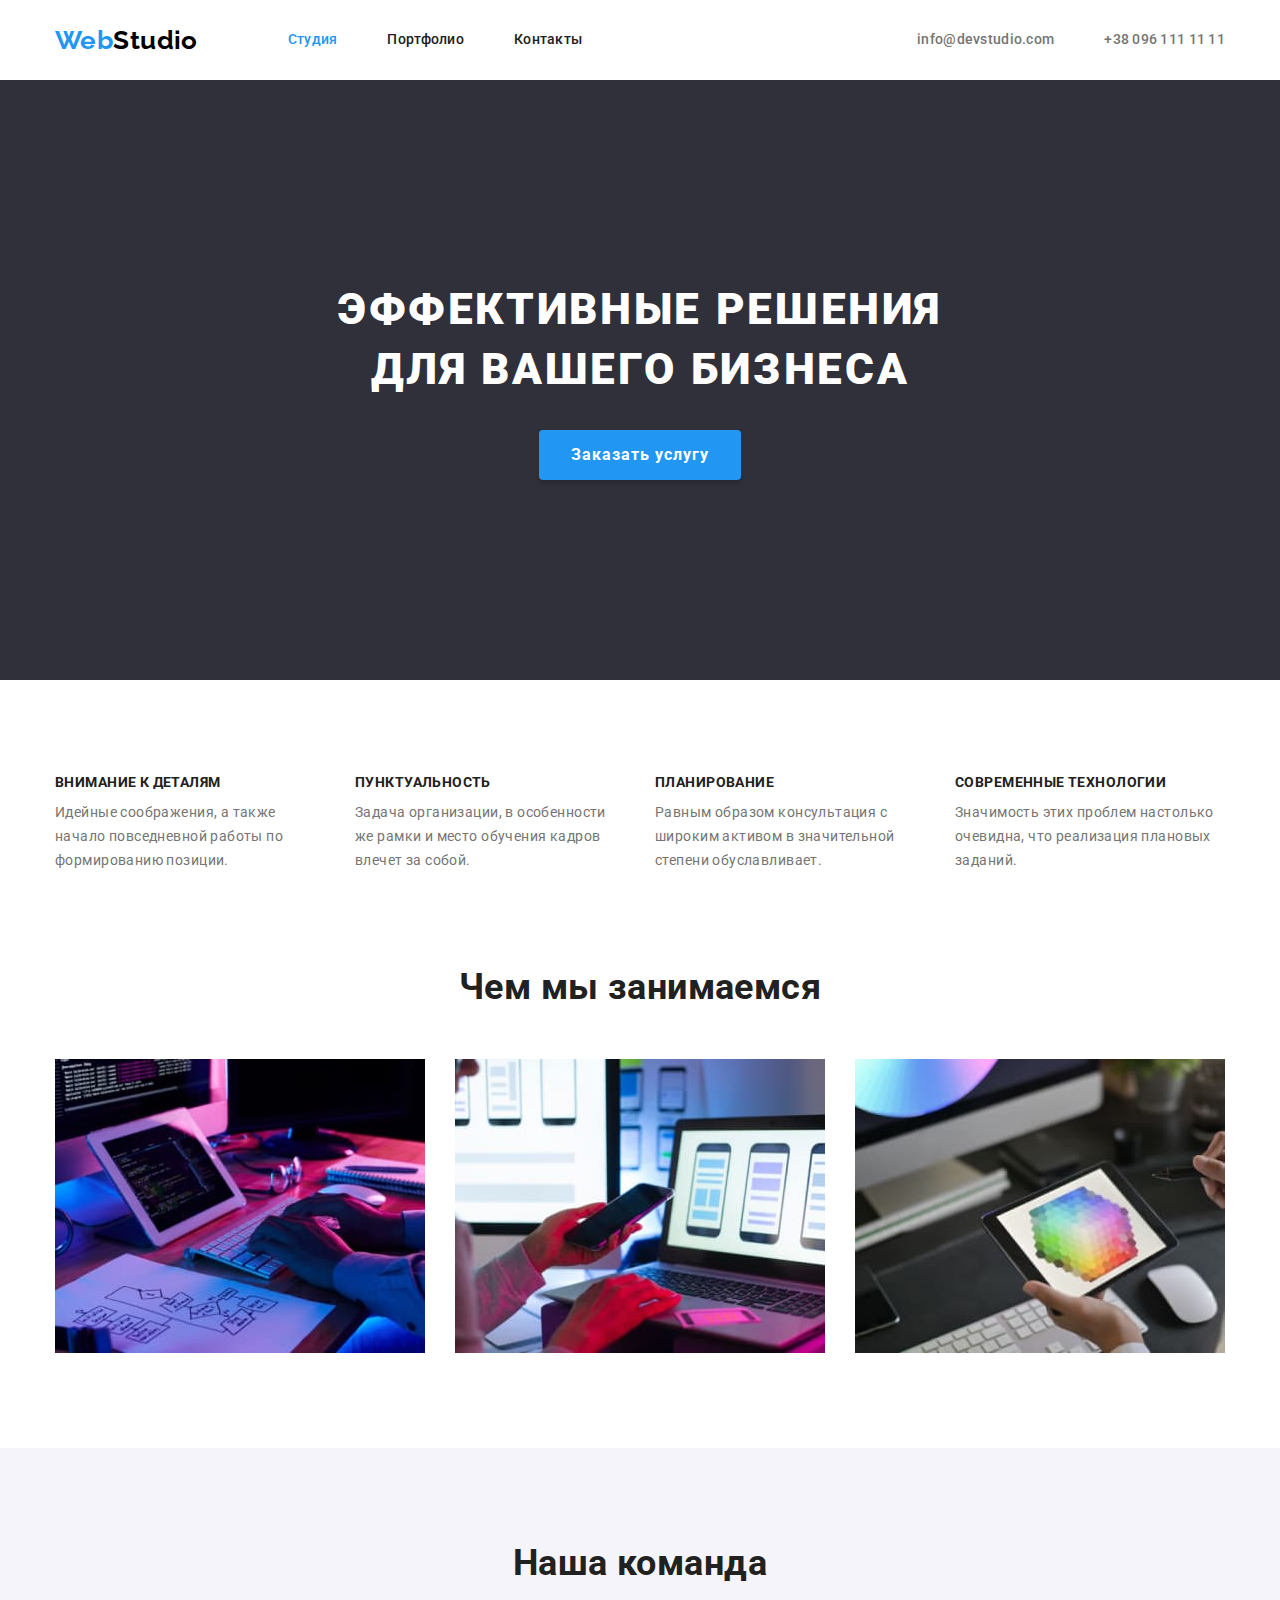
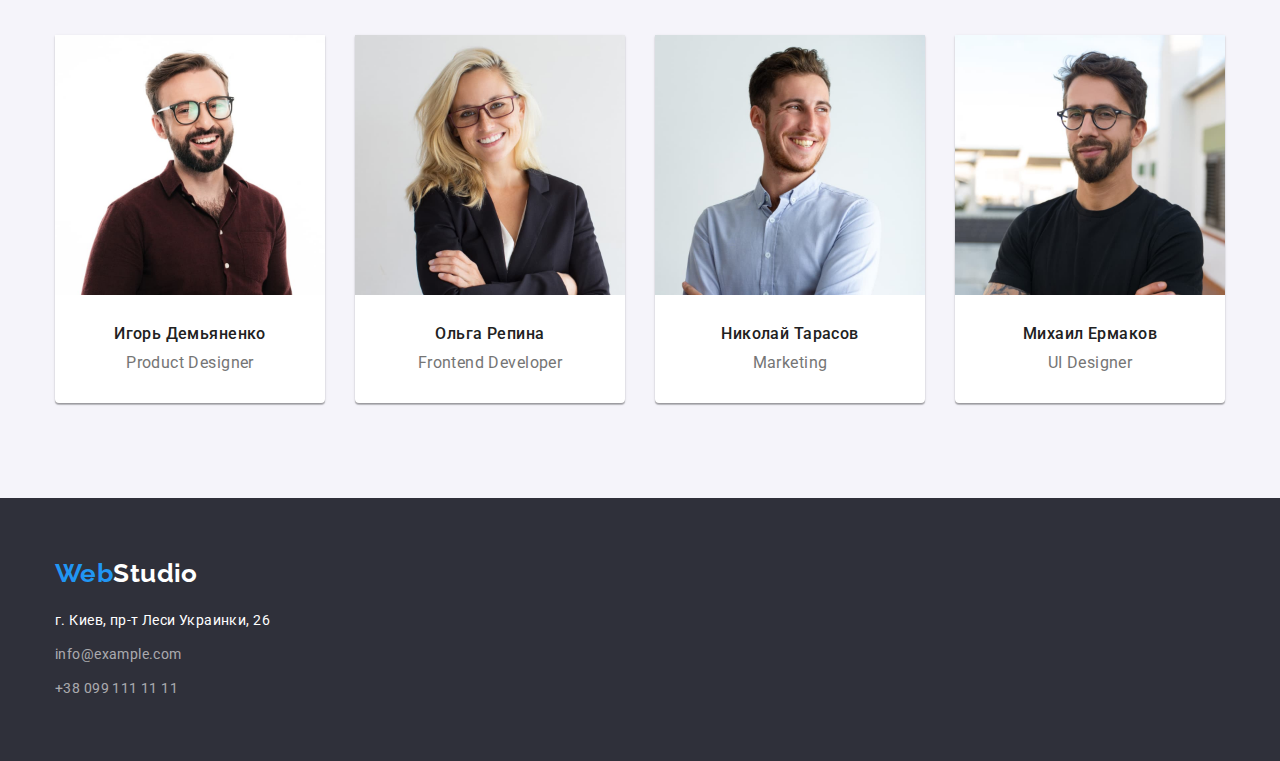
<file: index.html>
<!DOCTYPE html>
<html lang="ru">

<head>
    <meta charset="UTF-8">
    <meta http-equiv="X-UA-Compatible" content="IE=edge">
    <meta name="viewport" content="width=device-width, initial-scale=1.0">
    <title>Document</title>
    <!-- Шрифти -->
    <link rel="preconnect" href="https://fonts.googleapis.com">
    <link rel="preconnect" href="https://fonts.gstatic.com" crossorigin>
    <link href="https://fonts.googleapis.com/css2?family=Raleway:wght@700&family=Roboto:wght@400;500;700;900&display=swap"
        rel="stylesheet">
        <!-- Normalize styles -->
    <link rel="stylesheet" href="https://cdnjs.cloudflare.com/ajax/libs/modern-normalize/1.1.0/modern-normalize.min.css">    
    <!-- Custom styles -->
    <link rel="stylesheet" href="./css/styles.css">
</head>

<body>
    <!-- Секція Header -->
    <header class="header">
        <div class="container">
        <nav class="header-nav">
            <a class="logo-link link" href="/"> Web<span class="logo-part">Studio</span></a>
            <ul class="header-list list">
                <li class="header-list-item">
                    <a class="header-link link current" href="./index.html">Студия</a>
                </li>
                <li class="header-list-item">
                    <a class="header-link link" href="./portfolio.html">Портфолио</a>
                </li>
                <li class="header-list-item">
                    <a class="header-link link" href="">Контакты</a>
                </li>
            </ul>
            <ul class="header-contacts">
                <a class="header-mail link" href="mailto:info@devstudio.com">info@devstudio.com</a>
                <a class="header-tel link" href="tel:+380961111111">+38 096 111 11 11</a>
            </ul>
        </nav>
        </div>
    </header>
    <main>
        <!-- Секція Main Idea -->
        <section class="idea">
            <div class="container container-idea">
            <h1 class="idea-h" >Эффективные решения для вашего бизнеса</h1>
            <button class="idea-btn" type="button">Заказать услугу</button>
            </div>
        </section>
        <!-- Секція Our Advantages -->
        <section class="adv section">
            <div class="container container-advantages">
            <h2 class="visually-hidden">Наши достоинства</h2> 
            <ul class="adv-list list">
                 <li class="adv-list-item">
                    <h3 class="adv-list-item-h" >Внимание к деталям</h3>
                    <p class="adv-list-item-p" >Идейные соображения, а также начало повседневной работы по формированию позиции.</p>
                </li>
                <li class="adv-list-item">
                    <h3 class="adv-list-item-h">Пунктуальность</h3>
                    <p class="adv-list-item-p">Задача организации, в особенности же рамки и место обучения кадров влечет за собой.</p>
                </li>
                <li class="adv-list-item">
                    <h3 class="adv-list-item-h">Планирование</h3>
                    <p class="adv-list-item-p">Равным образом консультация с широким активом в значительной степени обуславливает.</p>
                </li>
                <li class="adv-list-item">
                    <h3 class="adv-list-item-h">Современные технологии</h3>
                    <p class="adv-list-item-p">Значимость этих проблем настолько очевидна, что реализация плановых заданий.</p>
                </li>
            </ul>
            </div>
        </section>
        <!-- Секція What We Do -->
        <section class="what-we-do section">
            <div class="container">
            <h2 class="what-we-do-h">Чем мы занимаемся</h2>
            <ul class="what-we-do-list list">
                <li class="what-we-do-list-item">
                    <img src="images/what-we-do-1.jpg" alt="Верстка" width="370" height="290">
                </li>
                <li class="what-we-do-list-item">
                    <img src="images/what-we-do-2.jpg" alt="Дизайн" width="370" height="290">
                </li>
                <li class="what-we-do-list-item">
                    <img src="images/what-we-do-3.jpg" alt="Внешнее оформление" width="370" height="290">
                </li>
            </ul>
            </div>
        </section>
        <!-- Секція Our Team -->
        <section class="team section">
            <div class="container">
            <h2 class="team-h">Наша команда</h2>
            <ul class="team-list list">
                <li class="team-list-item">
                    <img class="team-list-img" src="images/member-1.jpg" alt="Работник1" width="270" height="260">
                    <h3 class="team-list-h">Игорь Демьяненко</h3>
                    <p class="team-list-p">Product Designer</p>
                </li>
                <li class="team-list-item">
                    <img class="team-list-img" src="images/member-2.jpg" alt="Работник2" width="270" height="260">
                    <h3 class="team-list-h">Ольга Репина</h3>
                    <p class="team-list-p">Frontend Developer</p>
                </li>
                <li class="team-list-item">
                    <img class="team-list-img" src="images/member-3.jpg" alt="Работник3" width="270" height="260">
                    <h3 class="team-list-h">Николай Тарасов</h3>
                    <p class="team-list-p">Marketing</p>
                </li>
                <li class="team-list-item">
                    <img class="team-list-img" src="images/member-4.jpg" alt="Работник4" width="270" height="260">
                    <h3 class="team-list-h">Михаил Ермаков</h3>
                    <p class="team-list-p">UI Designer</p>
                </li>
            </ul>
            </div>
        </section>
    </main>
    <!-- Секція Footer -->
    <footer class="footer">
        <div class="footer-logo container">
        <a class="footer-logo-link link" href="/"> Web<span class="footer-logo-part">Studio</span></a>
        <address class="footer-address">
            <ul class="footer-list list">
                <li class="footer-list-item">
                    <a class="footer-item-street link" href="https://goo.gl/maps/PtTUJVkeNcKxxMQ16" target="_blank" rel="noopener noreferrer">г. Киев,
                        пр-т Леси Украинки, 26</a>
                </li>
                <li class="footer-list-item">
                    <a class="footer-item-mail link" href="mailto:info@example.com">info@example.com</a>
                </li>
                <li class="footer-list-item">
                    <a class="footer-item-tel link" href="tel:+380991111111">+38 099 111 11 11</a>
                </li>
            </ul>
        </address>
        </div>
    </footer>
</body>
</html>
</file>
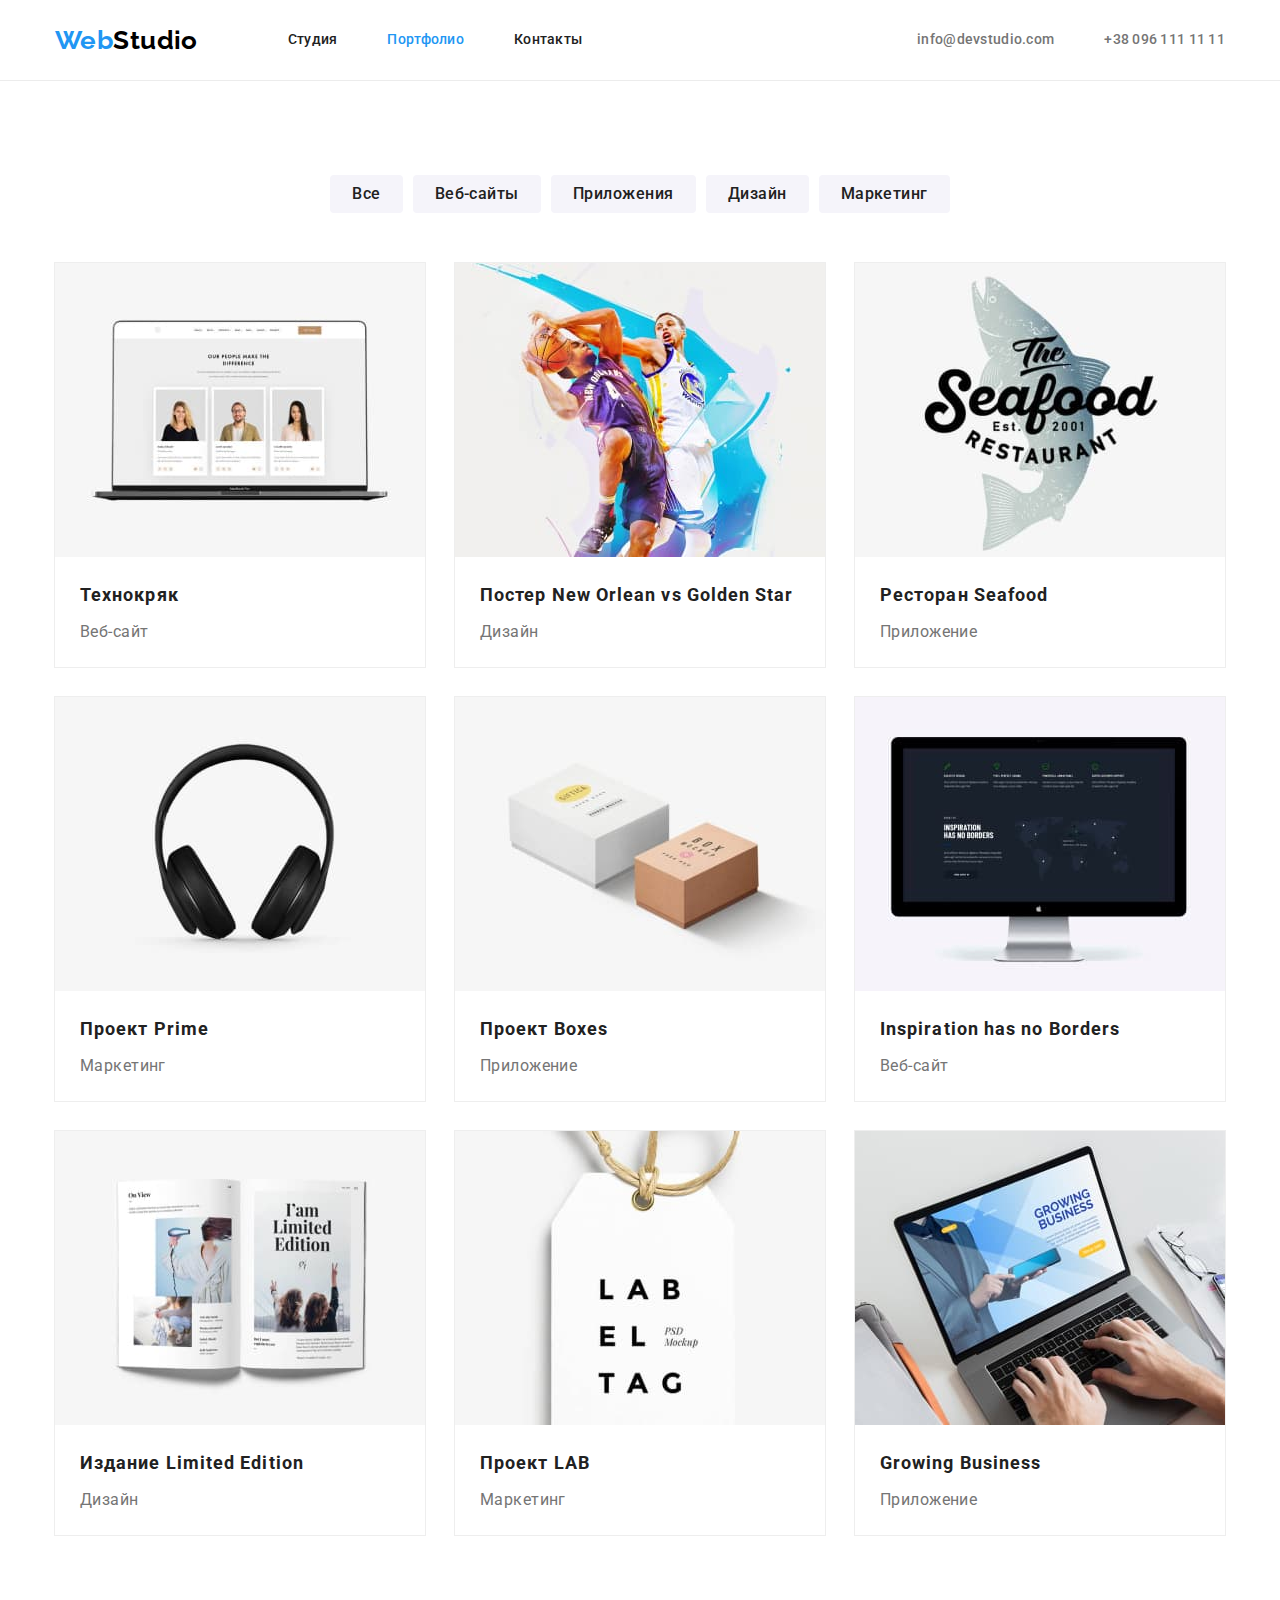
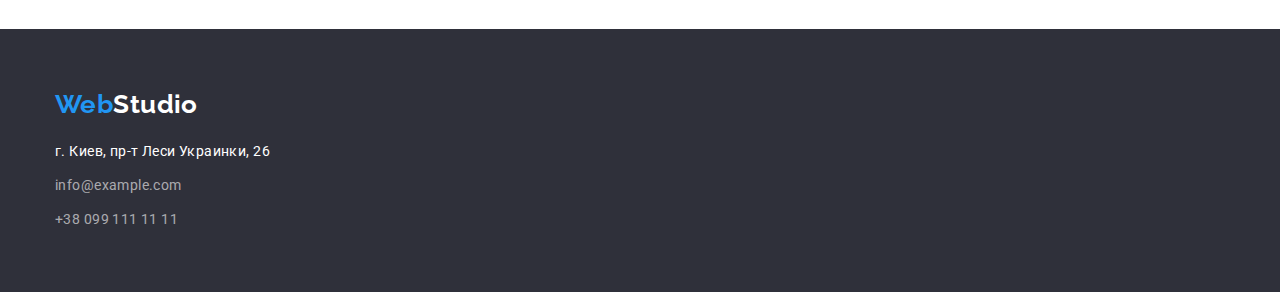
<file: portfolio.html>
<!DOCTYPE html>
<html lang="ru">
<head>
    <meta charset="UTF-8">
    <meta http-equiv="X-UA-Compatible" content="IE=edge">
    <meta name="viewport" content="width=device-width, initial-scale=1.0">
    <title>Document</title>
    <!-- Шрифти -->
    <link rel="preconnect" href="https://fonts.googleapis.com">
    <link rel="preconnect" href="https://fonts.gstatic.com" crossorigin>
    <link href="https://fonts.googleapis.com/css2?family=Raleway:wght@700&family=Roboto:wght@400;500;700;900&display=swap"
    rel="stylesheet">
    <link rel="stylesheet" href="https://cdnjs.cloudflare.com/ajax/libs/modern-normalize/1.1.0/modern-normalize.min.css">
    <link rel="stylesheet" href="./css/styles.css">
</head>
<body>
    <!-- Секція Header -->
    <header class="header header-portfolio">
        <div class="container">
        <nav class="header-nav">
            <a class="logo-link link" href="/"> Web<span class="logo-part">Studio</span></a>
            <ul class="header-list list">
                <li class="header-list-item">
                    <a class="header-link link" href="./index.html">Студия</a>
                </li>
                <li class="header-list-item">
                    <a class="header-link link current" href="./portfolio.html">Портфолио</a>
                </li>
                <li class="header-list-item">
                    <a class="header-link link" href="">Контакты</a>
                </li>
            </ul>
            <ul class="header-contacts">
                <a class="header-mail link" href="mailto:info@devstudio.com">info@devstudio.com</a>
                <a class="header-tel link" href="tel:+380961111111">+38 096 111 11 11</a>
            </ul>
        </nav>
        </div>
    </header>
    <!-- Секція Main -->
    <main>
        <!-- Секція Portfolio -->
        <section class="portfolio">
            <div class="container container-portfolio">
            <h1 class="visually-hidden">Наше Портфолио</h1>
            <ul class="buttons-list list">
                <li class="buttons-list-item">
                    <button class="buttons-item-btn btn" type="button">Все</button>
                </li>
                <li class="buttons-list-item">
                    <button class="buttons-item-btn btn" type="button">Веб-сайты</button>
                </li>
                <li class="buttons-list-item">
                    <button class="buttons-item-btn btn" type="button">Приложения</button>
                </li>
                <li class="buttons-list-item">
                    <button class="buttons-item-btn btn" type="button">Дизайн</button>
                </li>
                <li class="buttons-list-item">
                    <button class="buttons-item-btn btn" type="button">Маркетинг</button>
                </li>
            </ul>
            <ul class="portfolio-list list">
                <li class="portfolio-list-item">
                    <a class="portfolio-item-link link" href="">
                        <img class="portfolio-item-img" src="./images/portfolio-1.jpg" alt="Технокряк" width="370" height="290">
                        <div class="portfolio-box">
                            <h2 class="portfolio-item-h">Технокряк</h2>
                            <p class="portfolio-item-p">Веб-сайт</p>
                    </div>
                    </a>
                </li>
                <li class="portfolio-list-item">
                    <a class="portfolio-item-link link" href="">
                        <img class="portfolio-item-img" src="./images/portfolio-2.jpg" alt="Постер New Orlean vs Golden Star" width="370" height="290">
                        <div class="portfolio-box">
                        <h2 class="portfolio-item-h">Постер <span lang="en">New Orlean vs Golden Star</span></h2>
                        <p class="portfolio-item-p">Дизайн</p>
                        </div>
                    </a>
                </li>
                <li class="portfolio-list-item">
                    <a class="portfolio-item-link link" href="">
                        <img class="portfolio-item-img" src="./images/portfolio-3.jpg" alt="Ресторан Seafood" width="370" height="290">
                        <div class="portfolio-box">
                        <h2 class="portfolio-item-h">Ресторан <span lang="en">Seafood</span></h2>
                        <p class="portfolio-item-p">Приложение</p>
                        </div>
                    </a>
                </li>
                <li class="portfolio-list-item">
                    <a class="portfolio-item-link link" href="">
                        <img class="portfolio-item-img" src="./images/portfolio-4.jpg" alt="Проект Prime" width="370" height="290">
                        <div class="portfolio-box">
                        <h2 class="portfolio-item-h">Проект <span lang="en">Prime</span></h2>
                        <p class="portfolio-item-p">Маркетинг</p>
                        </div>
                    </a>
                </li>
                <li class="portfolio-list-item">
                    <a class="portfolio-item-link link" href="">
                        <img class="portfolio-item-img" src="./images/portfolio-5.jpg" alt="Проект Boxes" width="370" height="290">
                        <div class="portfolio-box">
                        <h2 class="portfolio-item-h">Проект <span lang="en">Boxes</span></h2>
                        <p class="portfolio-item-p">Приложение</p>
                        </div>
                    </a>
                </li>
                <li class="portfolio-list-item">
                    <a class="portfolio-item-link link" href="">
                        <img class="portfolio-item-img" src="./images/portfolio-6.jpg" alt="Inspiration has no Borders" width="370" height="290">
                        <div class="portfolio-box">
                        <h2 class="portfolio-item-h"><span lang="en">Inspiration has no Borders</span></h2>
                        <p class="portfolio-item-p">Веб-сайт</p>
                        </div>
                    </a>
                </li>
                <li class="portfolio-list-item">
                    <a class="portfolio-item-link link" href="">
                        <img class="portfolio-item-img" src="./images/portfolio-7.jpg" alt="Издание Limited Edition" width="370" height="290">
                        <div class="portfolio-box">
                        <h2 class="portfolio-item-h">Издание <span lang="en">Limited Edition</span></h2>
                        <p class="portfolio-item-p">Дизайн</p>
                        </div>
                    </a>
                </li>
                <li class="portfolio-list-item">
                    <a class="portfolio-item-link link" href="">
                        <img class="portfolio-item-img" src="./images/portfolio-8.jpg" alt="Проект LAB" width="370" height="290">
                        <div class="portfolio-box">
                        <h2 class="portfolio-item-h">Проект <span lang="en">LAB</span></h2>
                        <p class="portfolio-item-p">Маркетинг</p>
                        </div>
                    </a>
                </li>
                <li class="portfolio-list-item">
                    <a class="portfolio-item-link link" href="">
                        <img class="portfolio-item-img" src="./images/portfolio-9.jpg" alt="Growing Business" width="370" height="290">
                        <div class="portfolio-box">
                        <h2 class="portfolio-item-h"><span lang="en">Growing Business</span></h2>
                        <p class="portfolio-item-p">Приложение</p>
                        </div>
                    </a>
                </li>
            </ul>
            </div>
        </section>
    </main>
    <!-- Секція Footer -->
<footer class="footer">
    <div class="footer-logo container">
    <a class="footer-logo-link link" href="/"> Web<span class="footer-logo-part">Studio</span></a>
    <address class="footer-address">
        <ul class="footer-list list">
            <li class="footer-list-item">
                <a class="footer-item-street link" href="https://goo.gl/maps/PtTUJVkeNcKxxMQ16" target="_blank"
                    rel="noopener noreferrer">г. Киев,
                    пр-т Леси Украинки, 26</a>
            </li>
            <li class="footer-list-item">
                <a class="footer-item-mail link" href="mailto:info@example.com">info@example.com</a>
            </li>
            <li class="footer-list-item">
                <a class="footer-item-tel link" href="tel:+380991111111">+38 099 111 11 11</a>
            </li>
        </ul>
    </address>
    </div>
</footer>
</body>
</html>
</file>
<file: css/styles.css>
:root {
    /* fonts */
    --main-font: "Roboto";
    --secondary-font:"Raleway";

    /* text colors */
    --accent-txt-clr: #2196F3; 
    --black-txt-clr: #212121;
    --white-txt-clr: #FFFFFF;
    --contact-txt-clr: #757575; 
    --header-logo-clr:#000000;
    --footer-mail-tel-clr: rgba(255, 255, 255, 0.6);
    --grey-txt-clr: #757575;


    /* Background colors */
    --bg-dark-clr: #2F303A;
    --bg-btn-clr: #F5F4FA;
    --bg-wh-clr: #FFFFFF;
    --bg-middle-clr: #E5E5E5;
    --portfolio-border-clr: #EEEEEE;
    --portfolio-header-border-clr: #ECECEC;

    /* others */
    --items: 9;
    --indent: 30px;
}

body {
    font-family: var(--main-font), sans-serif;
    font-size: 14px;
    line-height: 1.67;
    letter-spacing: 0.03em;
    color: var(--black-txt-clr);
}

/* reset */

h1,
h2,
h3,
h4,
p {
    margin: 0;;
}

img {
    display: block;
    max-width: 100%;
    height: auto;
}

/* hidden */

.visually-hidden {
    position: absolute;
    width: 1px;
    height: 1px;
    margin: -1px;
    padding: 0;
    overflow: hidden;
    border: 0;
    clip: rect(0 0 0 0);

}

/* common styles */

.section {
    padding-top: 95px;
}

.container {
    width: 1200px;
    padding-left: 15px;
    padding-right: 15px;
    margin-left: auto;
    margin-right: auto;
}

.link {
    text-decoration: none;
}

.list {
    list-style: none;
    margin: 0;
    padding: 0;
}

.btn {
    font-family: inherit;
    font-weight: 500;
    font-size: 16px;
    line-height: 1.62;
    text-align: center;
    letter-spacing: 0.03em;
    color: var(--black-txt-clr);
    background-color: var(--bg-btn-clr);
    border: none;
    border-radius: 4px;
    padding: 6px 22px 6px 22px;
    
}

.btn:hover {
    box-shadow: 0px 4px 4px 0px rgba(0, 0, 0, 0.25);
}

.btn:hover,
.btn:focus {
    background-color: var(--accent-txt-clr);
    color: var(--bg-btn-clr);
}

.btn {
    cursor: pointer;
}

/* header section */

.header-nav {
    display: flex;
    align-items: center;
    justify-content: flex-start;
}

.header-list {
    display: flex;
    margin-left: 90px;
}

.header-list-item {
    margin-right: 50px;
}

.header-list-item:last-child {
    margin-right: 0;
}

.header-contacts {
    display:flex;
}

.header-contacts {
    margin-left: auto;
}

.header-mail {
    margin-right: 50px;
}

.header-tel {
    margin-right: 0;
}

.header {
    background-color: var(--bg-wh-clr);
}

.logo-link {
    font-family: "Raleway";
    font-weight: 700;
    font-size: 26px;
    line-height: 1.19;
    color: var(--accent-txt-clr);
}

.logo-part {
    color: var(--header-logo-clr)
}

.header-link {
    display: block;
    padding-top: 32px;
    padding-bottom: 32px;
    font-weight: 500;
    font-size: 14px;
    line-height: 1.14;
    letter-spacing: 0.02em;
    color: var(--black-txt-clr); 
}

.header-nav .link.current {
    color: var(--accent-txt-clr);
}

.header-link:hover,
.header-link:focus {
    color: var(--accent-txt-clr);
}

.header-mail,
.header-tel {
    font-weight: 500;
    font-size: 14px;
    line-height: 1.14;
    letter-spacing: 0.02em;
    color: var(--contact-txt-clr);
}

.header-mail:hover,
.header-mail:focus {
    color: var(--accent-txt-clr);
}

.header-tel:hover,
.header-tel:focus {
    color: var(--accent-txt-clr);

}

.header-portfolio {
    border-bottom: 1px solid var(--portfolio-header-border-clr);
}
/* page studio start */

/* section main idea */

.idea {
    background-color: var(--bg-dark-clr);
    padding-top: 200px;
    padding-bottom: 200px;
}

.idea-h {
    font-weight: 900;
    font-size: 44px;
    line-height: 1.36;
    text-align: center;
    letter-spacing: 0.06em;
    text-transform: uppercase;
    color: var(--white-txt-clr);
    width: 696px;

    margin-bottom: 30px;
    margin-left: auto;
    margin-right: auto;
}

.idea-btn {
    background-color: var(--accent-txt-clr);
    border-radius: 4px;
    padding: 10px 32px 10px 32px;
    border: none;
    box-shadow: 0px 4px 4px 0px rgba(0, 0, 0, 0.15);
}

.idea-btn {
    font-family: inherit;
    font-weight: 700;
    font-size: 16px;
    line-height: 1.88;
    letter-spacing: 0.06em;
    color: var(--white-txt-clr);

    display: block;
    margin-left: auto;
    margin-right: auto;
}

/* section our advantages */

.adv-list {
    display:flex;
    align-items: center;
}

.adv-list-item:not(:last-child) {
    margin-right: 30px;
}

.adv-list-item-h {
    font-weight: 700;
    font-size: 14px;
    line-height: 1.14;
    text-transform: uppercase;
    color: var(--black-txt-clr);

    
   
    width: 270px;
    margin-bottom: 10px;
}

.adv-list-item-p {
    font-size: 14px;
    line-height: 1.71;
    color: var(--grey-txt-clr);
}

/* section what we do */

.what-we-do {
    padding-bottom: 95px;
}

.what-we-do-list {
    display: flex;
}

.what-we-do-list-item:not(:last-child) {
    margin-right: 30px;
}

.what-we-do-h {
    font-weight: 700;
    font-size: 36px;
    line-height: 1.16;
    text-align: center;
    color: var(--black-txt-clr);
    margin-bottom: 50px;
}

/* section our team */

.team {
    background-color: var(--bg-btn-clr);
    padding-bottom: 95px;
}

.team-h {
    font-weight: 700;
    font-size: 36px;
    line-height: 1.16;
    text-align: center;
    color: var(--black-txt-clr);
    margin-bottom: 50px;
}

.team-list {
    display: flex;
}

.team-list-item {
    background: #FFFFFF;
        /* material shadow v1 */
        box-shadow: 0px 1px 3px rgba(0, 0, 0, 0.12), 0px 1px 1px rgba(0, 0, 0, 0.14), 0px 2px 1px rgba(0, 0, 0, 0.2);
        border-radius: 0px 0px 4px 4px;

}

.team-list-item:not(:last-child) {
    margin-right: 30px;
}

.team-list-h {
    font-weight: 500;
    font-size: 16px;
    line-height: 1.18;
    text-align: center;
    color: var(--black-txt-clr);

    margin-top: 30px;
    margin-bottom: 10px;
}

.team-list-p {
    font-size: 16px;
    line-height: 1.18;
    text-align: center;
    color: var(--grey-txt-clr);

    margin-bottom: 30px;
}
/* page studio end */

/* page portfolio start */


/* section  portfolio */

.portfolio {
    padding: 94px 0;
}

.our-portfolio {
    background-color: var(--bg-middle-clr);
}

.buttons-list {
    display: flex;
    margin-bottom: 50px;
    justify-content: center;
}

.buttons-list-item:not(:last-child) {
    margin-right: 10px;
}

.portfolio-list {
    display: flex;
    flex-wrap: wrap;
    margin: calc(-1 * (var(--indent)) / 2);
}

.portfolio-list-item {
    outline: 1px solid var(--portfolio-border-clr);
    flex-basis: calc((100% - var(var(--indent)) * var(--items) / var(--items)));
    margin: calc((var(--indent)) / 2);
}

.portfolio-box {
    padding: 20px 25px 20px 25px;
}

.portfolio-item-h {
    font-weight: 700;
    font-size: 18px;
    line-height: 2;
    letter-spacing: 0.06em;
    color: var(--black-txt-clr);
    margin-bottom: 4px;
}

.portfolio-item-p {
    font-size: 16px;
    line-height: 1.88;
    color: var(--grey-txt-clr);
}

/* footer section */

.footer {
    background-color: var(--bg-dark-clr);
    padding-top: 60px;
    padding-bottom: 60px;
}

.footer-list {
    font-style: normal;
}

.footer-list-item:not(:last-child) {
    margin-bottom: 10px;
}

.footer-logo-link {
    font-family: "Raleway";
    font-weight: 700;
    font-size: 26px;
    line-height: 1.19;
    color: var(--accent-txt-clr);
}

.footer-logo-part {
    color: var(--white-txt-clr);
}

.footer-address {
    margin-top: 20px;
}

.footer-item-street {
    font-size: 14px;
    line-height: 1.71;
    color: var(--white-txt-clr);
}

.footer-item-mail {
    font-size: 14px;
    line-height: 1.71; 
    color: var(--footer-mail-tel-clr);
    
}

.footer-item-tel {
    font-size: 14px;
    line-height: 1.71;
    color: var(--footer-mail-tel-clr);
}

/* page portfolio end */


/* hidden */

.visual-hidden {
    visibility: hidden;
}
</file>
